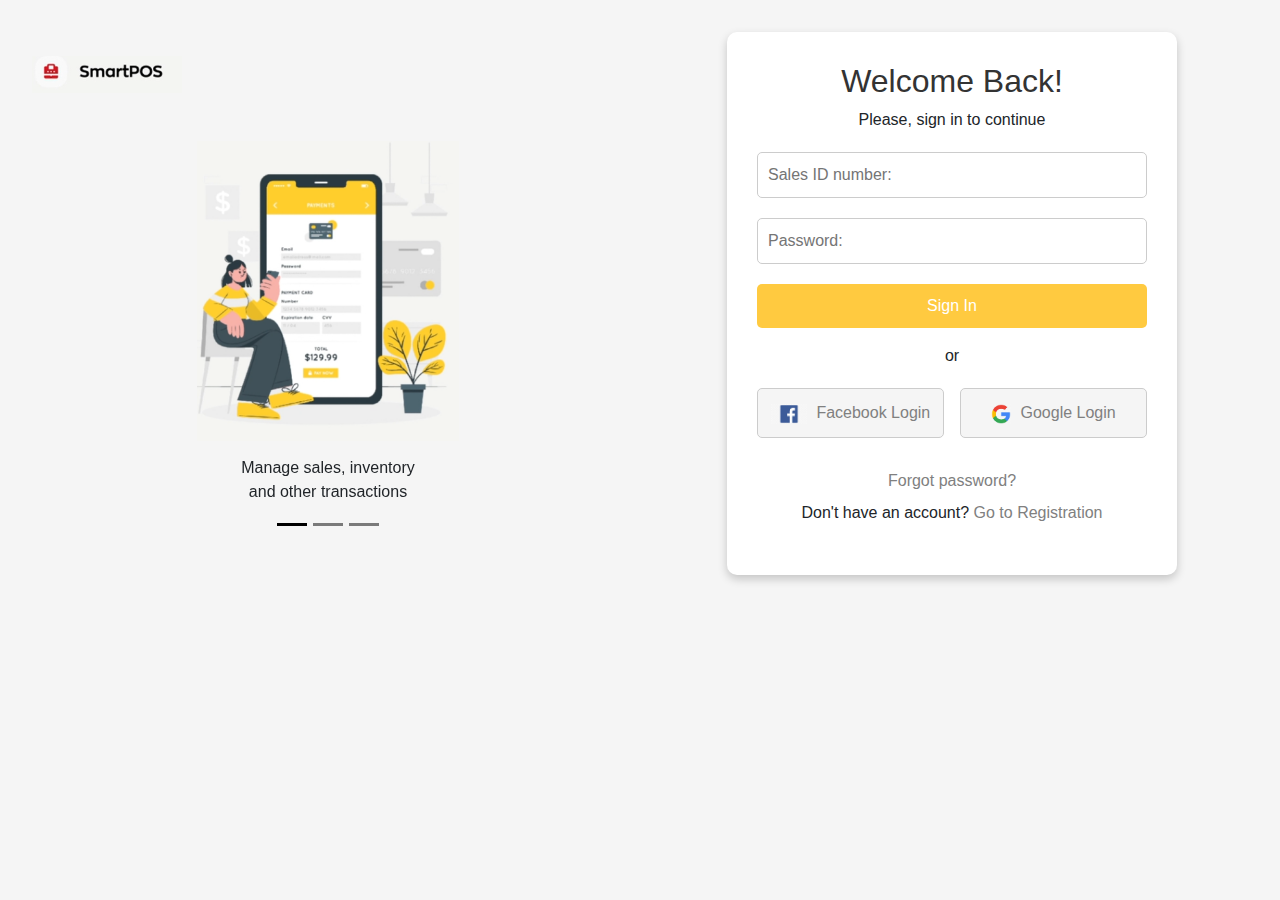
<file: index.html>
<!DOCTYPE html>
<html lang="en">
<head>
    <meta charset="UTF-8">
    <meta name="viewport" content="width=device-width, initial-scale=1.0">
    <title>Login Page</title>
    <link href="https://cdn.jsdelivr.net/npm/bootstrap@5.3.3/dist/css/bootstrap.min.css" rel="stylesheet" integrity="sha384-QWTKZyjpPEjISv5WaRU9OFeRpok6YctnYmDr5pNlyT2bRjXh0JMhjY6hW+ALEwIH" crossorigin="anonymous">
    <link rel="stylesheet" href="css/index.css">
</head>
<body>
    <div class="container-fluid d-flex flex-column flex-md-row align-items-center justify-content-center p-3">
      
        <div class="div1 col-12 col-md-6  mb-4 mb-md-0">
            <div class="logo mb-5">
                <img src="img/Capture.PNG" alt="SmartPOS Logo" class="img-fluid">
            </div>
            <div id="carouselExampleDark" class="carousel carousel-dark slide w-100 mx-auto" data-bs-interval="2000" data-bs-pause="false" data-bs-ride="carousel">
                <div class="carousel-inner">
                    <div class="carousel-item active ">
                        <img src="img/Capture1.PNG" class="d-block w-100" alt="..." >
                        <p class="caption-text mb-5">Manage sales, inventory <br> and other transactions</p>
                    </div>
                    <div class="carousel-item">
                        <img src="img/Capture2.PNG" class="d-block w-100" alt="...">
                        <p class="caption-text mb-5">Manage sales, inventory <br> and other transactions</p>
                    </div>
                    <div class="carousel-item">
                        <img src="img/Capture3.PNG" class="d-block w-100" alt="...">
                        <p class="caption-text mb-5">Manage sales, inventory <br> and other transactions</p>
                    </div>
                </div>
                <div class="carousel-indicators">
                    <button type="button" data-bs-target="#carouselExampleDark" data-bs-slide-to="0" class="active" aria-current="true" aria-label="Slide 1"></button>
                    <button type="button" data-bs-target="#carouselExampleDark" data-bs-slide-to="1" aria-label="Slide 2"></button>
                    <button type="button" data-bs-target="#carouselExampleDark" data-bs-slide-to="2" aria-label="Slide 3"></button>
                </div>
            </div>
        </div>
        <!-- Login Form -->
        <div class="form col-12 col-md-6 d-flex align-items-center justify-content-center">
            <div class="login-form">
                <h2>Welcome Back!</h2>
                <p>Please, sign in to continue</p>
                <form id="loginForm">
                    <input type="text" id="sales-id" name="sales-id" placeholder="Sales ID number:" required>
                    <input type="password" id="password" name="password" placeholder="Password:" required>
                    <button type="submit">Sign In</button>
                    <p class="mt-3 mb-2">or</p>
                    <div class="social-login">
                        <a href="#"><img src="img/download.png" alt="Facebook Login"> Facebook Login</a>
                        <a href="#"><img src="img/download (4).jpeg" alt="Google Login"> Google Login</a>
                    </div>
                    <p class="mt-3 mb-2"><a href="#">Forgot password?</a></p>
                    <p>Don't have an account? <a href="#">Go to Registration</a></p>
                </form>
            </div>
        </div>
    </div>

    <script src="https://cdn.jsdelivr.net/npm/bootstrap@5.3.3/dist/js/bootstrap.bundle.min.js" integrity="sha384-YvpcrYf0tY3lHB60NNkmXc5s9fDVZLESaAA55NDzOxhy9GkcIdslK1eN7N6jIeHz" crossorigin="anonymous"></script>
    <script>
        document.getElementById('loginForm').addEventListener('submit', function(event) {
            event.preventDefault();
            window.location.href = 'foods.html'; 
        });
    </script>
</body>
</html>
</file>
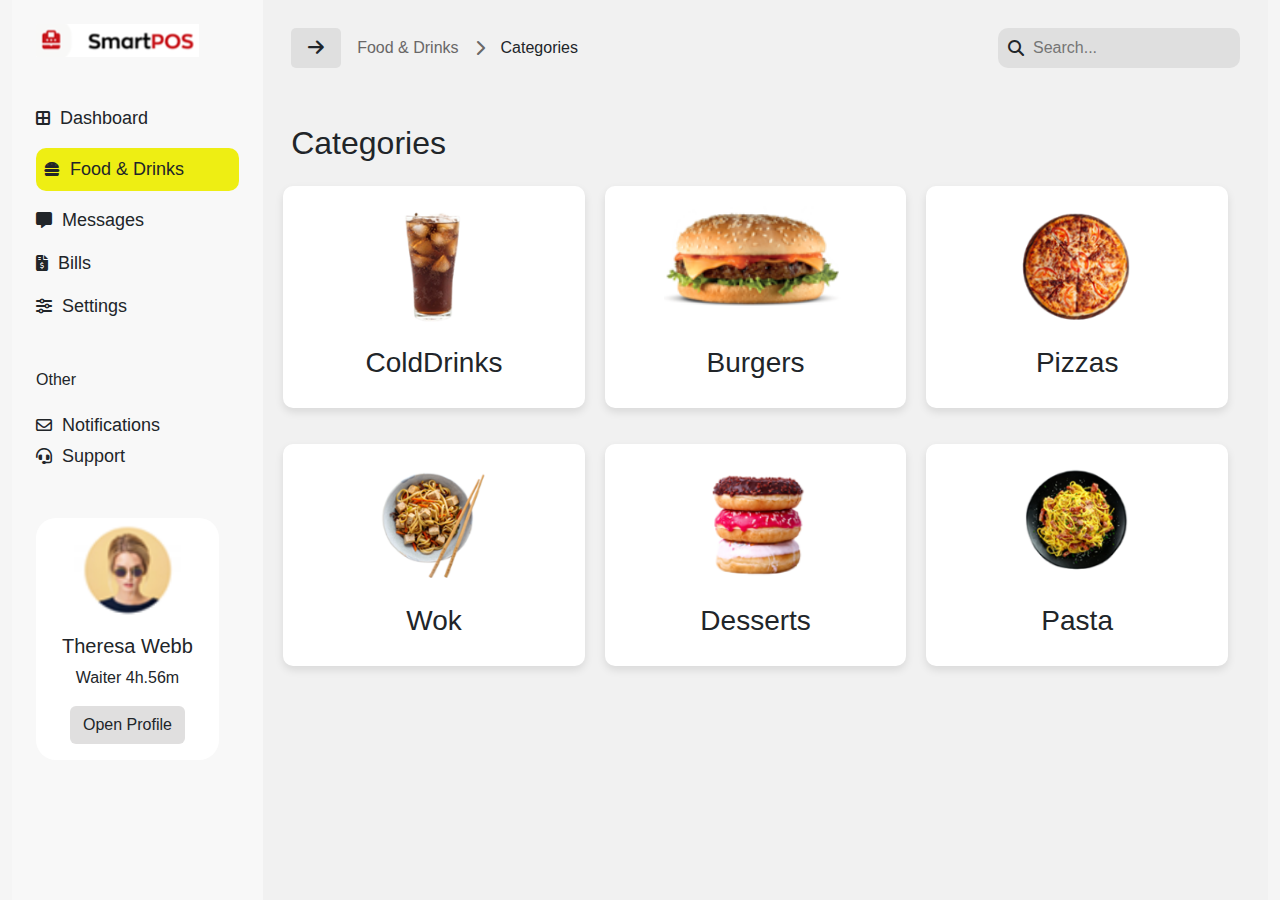
<file: foods.html>
<!DOCTYPE html>
<html lang="en">
<head>
    <meta charset="UTF-8">
    <meta name="viewport" content="width=device-width, initial-scale=1.0">
    <title>POS System</title>
    <link href="https://cdn.jsdelivr.net/npm/bootstrap@5.3.3/dist/css/bootstrap.min.css" rel="stylesheet">
    <link rel="stylesheet" href="https://cdnjs.cloudflare.com/ajax/libs/font-awesome/6.6.0/css/all.min.css" />
    <link rel="stylesheet" href="css/foods.css">
</head>
<body>
    <div class="container-fluid d-flex flex-column flex-lg-row h-100">
        <!-- Sidebar -->
        <div class="div1 d-flex flex-column gap-5 p-4">
            <div>
                <img src="img/Capture33.PNG" alt="..">
            </div>

            <div class="d1 d-flex flex-column gap-3">
                <div><i class="fa-solid fa-border-all"></i><span>Dashboard</span></div>
                <div class="active"><i class="fa-solid fa-burger"></i><span>Food & Drinks</span></div>
                <div><i class="fa-solid fa-message"></i><span>Messages</span></div>
                <div><i class="fa-solid fa-file-invoice-dollar"></i><span>Bills</span></div>
                <div><i class="fa-solid fa-sliders"></i><span>Settings</span></div>
            </div>

            <div class="d1 d-flex flex-column gap-1">
                <div><p>Other</p></div>
                <div><i class="fa-regular fa-envelope"></i><span>Notifications</span></div>
                <div><i class="fa-solid fa-headset"></i><span>Support</span></div>
            </div>
            
            <div>
                <div class="card" style="width: 90%; border-radius: 20px; border: none;">
                    <img src="img/Capture444.PNG" class="img card-img-top" alt="...">
                    <div class="card-body text-center">
                        <h5 class="card-title">Theresa Webb</h5>
                        <p class="card-text">Waiter 4h.56m</p>
                        <a href="#" class="btn1 btn">Open Profile</a>
                    </div>
                </div>
            </div>
        </div>
        
        <!-- Main Content -->
        <div class="form p-2 flex-fill" style="background-color: #f1f1f1;">
            <header class="d-flex flex-column flex-sm-row align-items-center justify-content-between gap-3">
                <div class="divh d-flex gap-3 align-items-center">
                    <i class="icon1 fa-solid fa-arrow-right "></i>
                    <span style="color: rgb(105, 103, 103);">Food & Drinks</span>
                    <i class="fa-solid fa-chevron-right" style="color: rgb(105, 103, 103);"></i>
                    <span>Categories</span>
                </div>
                <nav class="d-flex align-items-center gap-3">
                    <div class="input-icon">
                        <i class="fa-solid fa-magnifying-glass"></i>
                        <input type="search" placeholder="Search..." id="searchBar">
                    </div>
                </nav>
            </header>

            <main class="mt-3">
                <h2 class="mb-4" id="span">Categories</h2>
                <button id="backButton" class="btn btn-outline-warning mb-3" style="display: none;" onclick="goBackToCategories()">Back to Categories</button>
                <section class="category-grid row g-3" id="productCats"></section>
            </main>
        </div>
        
        <!-- Cart -->
        <div class="offcanvas offcanvas-end" tabindex="-1" id="offcanvasRight" aria-labelledby="offcanvasRightLabel" style="background-color: #f3f2f0; border-radius: 15px; border: none;">
            <div class="offcanvas-header p-4">
                <h5 class="offcanvas-title" id="offcanvasRightLabel">Shopping Cart <i class="fa-solid fa-cart-shopping"></i></h5>
                <button type="button" class="btn-close" data-bs-dismiss="offcanvas" aria-label="Close"></button>
            </div>
            <div class="offcanvas-body">
                <div class="cart">
                    <main class="mt-3">
                        <table class="table table-bordered table-dark">
                            <thead>
                                <tr>
                                    <th>Item Name</th>
                                    <th>Item Price</th>
                                    <th>Item Qty</th>
                                    <th>Total</th>
                                    <th>Delete</th>
                                </tr>
                            </thead>
                            <tbody id="cartItems"></tbody>
                            <tfoot>
                                <tr>
                                    <td colspan="3">Total</td>
                                    <td colspan="2" id="cartTotal">$0.00</td>
                                </tr>
                            </tfoot>
                        </table>
                        <button class="btn btn-primary" onclick="checkout()">Checkout</button>
                    </main>
                </div>
            </div>
        </div>
    </div>

    <script src="https://cdn.jsdelivr.net/npm/bootstrap@5.3.3/dist/js/bootstrap.bundle.min.js"></script>
    <script src="script.js"></script>
</body>
</html>
</file>
<file: css/index.css>
@import url('https://fonts.cdnfonts.com/css/gilroy-bold');

* {
    margin: 0;
    padding: 0;
    box-sizing: border-box;
}

body {
    font-family: 'Gilroy-Bold', sans-serif;
    background-color: #f5f5f5;
}

.div1 {
    padding: 1rem;
}

.img-fluid {
    max-width: 150px;
    height: auto;
    object-fit: contain;
}

.caption-text {
    text-align: center;
    margin-top: 15px;
}

.form {
    padding: 1rem;
}

.login-form {
    width: 100%;
    max-width: 450px;
    padding: 30px;
    background-color: white;
    border-radius: 10px;
    box-shadow: 0px 4px 10px rgba(0, 0, 0, 0.2);
    display: flex;
    flex-direction: column;
    align-items: center;
}

.login-form h2 {
    color: #333;
}

.login-form p {
    text-align: center;
    margin-bottom: 20px;
}

.login-form input {
    width: 100%;
    padding: 10px;
    border: 1px solid #ccc;
    border-radius: 5px;
    margin-bottom: 20px;
    transition: border-color 0.3s;
}

.login-form input:focus {
    border-color: #4caf50;
    outline: none;
}

.login-form button {
    width: 100%;
    padding: 10px;
    background-color: #ffca40;
    color: white;
    border: none;
    border-radius: 5px;
    cursor: pointer;
    transition: background-color 0.3s;
}

.login-form button:hover {
    background-color: #cda030;
}

.social-login {
    display: flex;
    justify-content: space-between;
    margin-top: 20px;
}

.social-login a {
    display: block;
    width: 48%;
    padding: 3px;
    border: 1px solid #ccc;
    border-radius: 5px;
    text-align: center;
    height: 50px;
    margin-bottom: 15px;
    background-color: #f5f5f5;
    transition: background-color 0.3s;
    align-content: center;
}

.social-login a:hover {
    background-color: #e0e0e0;
}

.social-login a img {
    height: 20px;
    margin-right: 5px;
}

a {
    text-decoration: none;
    color: #808080;
}

a:hover {
    color: #4caf50;
}

.carousel-item img {
    height: 300px;
    object-fit: contain;
    border-radius: 20px;
}

/* Responsive Styles */
@media (max-width: 768px) {
    .div1 {
        padding: 1rem;
    }
    .carousel-item img {
        height: 200px;
    }
}

@media (max-width: 576px) {
    .container-fluid {
        flex-direction: column;
        padding: 0;
    }
    .div1 {
        padding: 1rem;
    }
    .carousel-item img {
        height: 180px;
    }
    .social-login {
        flex-direction: column;
        align-items: center;
    }
    .social-login a {
        width: 80%;
        margin-bottom: 10px;
    }
}
</file>
<file: css/foods.css>
@import url('https://fonts.cdnfonts.com/css/gilroy-bold');
* {
    margin: 0;
    padding: 0;
    box-sizing: border-box;
}

body {
    font-family: 'Gilroy-Bold', sans-serif;
    height: 100vh;
    background-color: #f5f5f5;
}

.div1 {
   width: 20%;
   background-color: #f8f8f8;
}

.d1 span {
    margin: 10px;
    font-size: 18px;
}
.d1 i {
    font-size: 16px;
}

.form {
    width: 80%;
}

.btn1 {
    background-color: #e0dfdf;
}

.btn1:hover {
    background-color: #cfcccc;
}

.img {
    height: 100px;
    object-fit: contain;
}

.active {
    background-color: rgb(238, 238, 19);
    border-radius: 10px;
    border: none;  
    padding: 0.5rem;
    cursor: pointer;
}

header {
    padding: 20px;
}

header nav ul {
    list-style: none;
    margin: 0;
    padding: 0;
}

main {
    padding: 20px;
}

.category-grid {
    display: flex;
    flex-wrap: wrap;
    gap: 20px;
}

.category {
    text-align: center;
    border-radius: 10px;
    border: none;
    padding: 20px;
    background-color: white;
    width: calc(33.333% - 20px);
    box-shadow: 0 4px 8px rgba(0, 0, 0, 0.1);
}
.category:hover{
    cursor: pointer;
    
}
.category img {
    max-width: 100%;
    height: 120px;
    margin-bottom: 20px;
}

.input-icon {
    position: relative;
}

.input-icon input {
    padding-left: 35px;
    border-radius: 10px;
    border: none;
    height: 40px;
    background-color: #dfdfdf;
}

.input-icon i {
    position: absolute;
    left: 10px;
    top: 50%;
    transform: translateY(-50%);
}

.divh .icon1 {
    background-color: #dfdfdf;
    width: 50px;
    height: 40px;
    cursor: pointer;
    border-radius: 5px;
    border: none;
    text-align: center;
    font-size: 18px;
    align-content: center;
}


@media (max-width: 1200px) {
    .div1 {
        width: 30%;  
    }
    .form {
        width: 70%; 
    }
}

@media (max-width: 800px) {
    .container-fluid {
        flex-direction: column;
    }
    .div1 {
        width: 100%;  
    }
    .form {
        width: 100%; 
    }
    .category {
        width: calc(50% - 20px);
    }
}

@media (max-width: 500px) {
    .category {
        width: calc(100% - 20px);
    }
}
</file>
